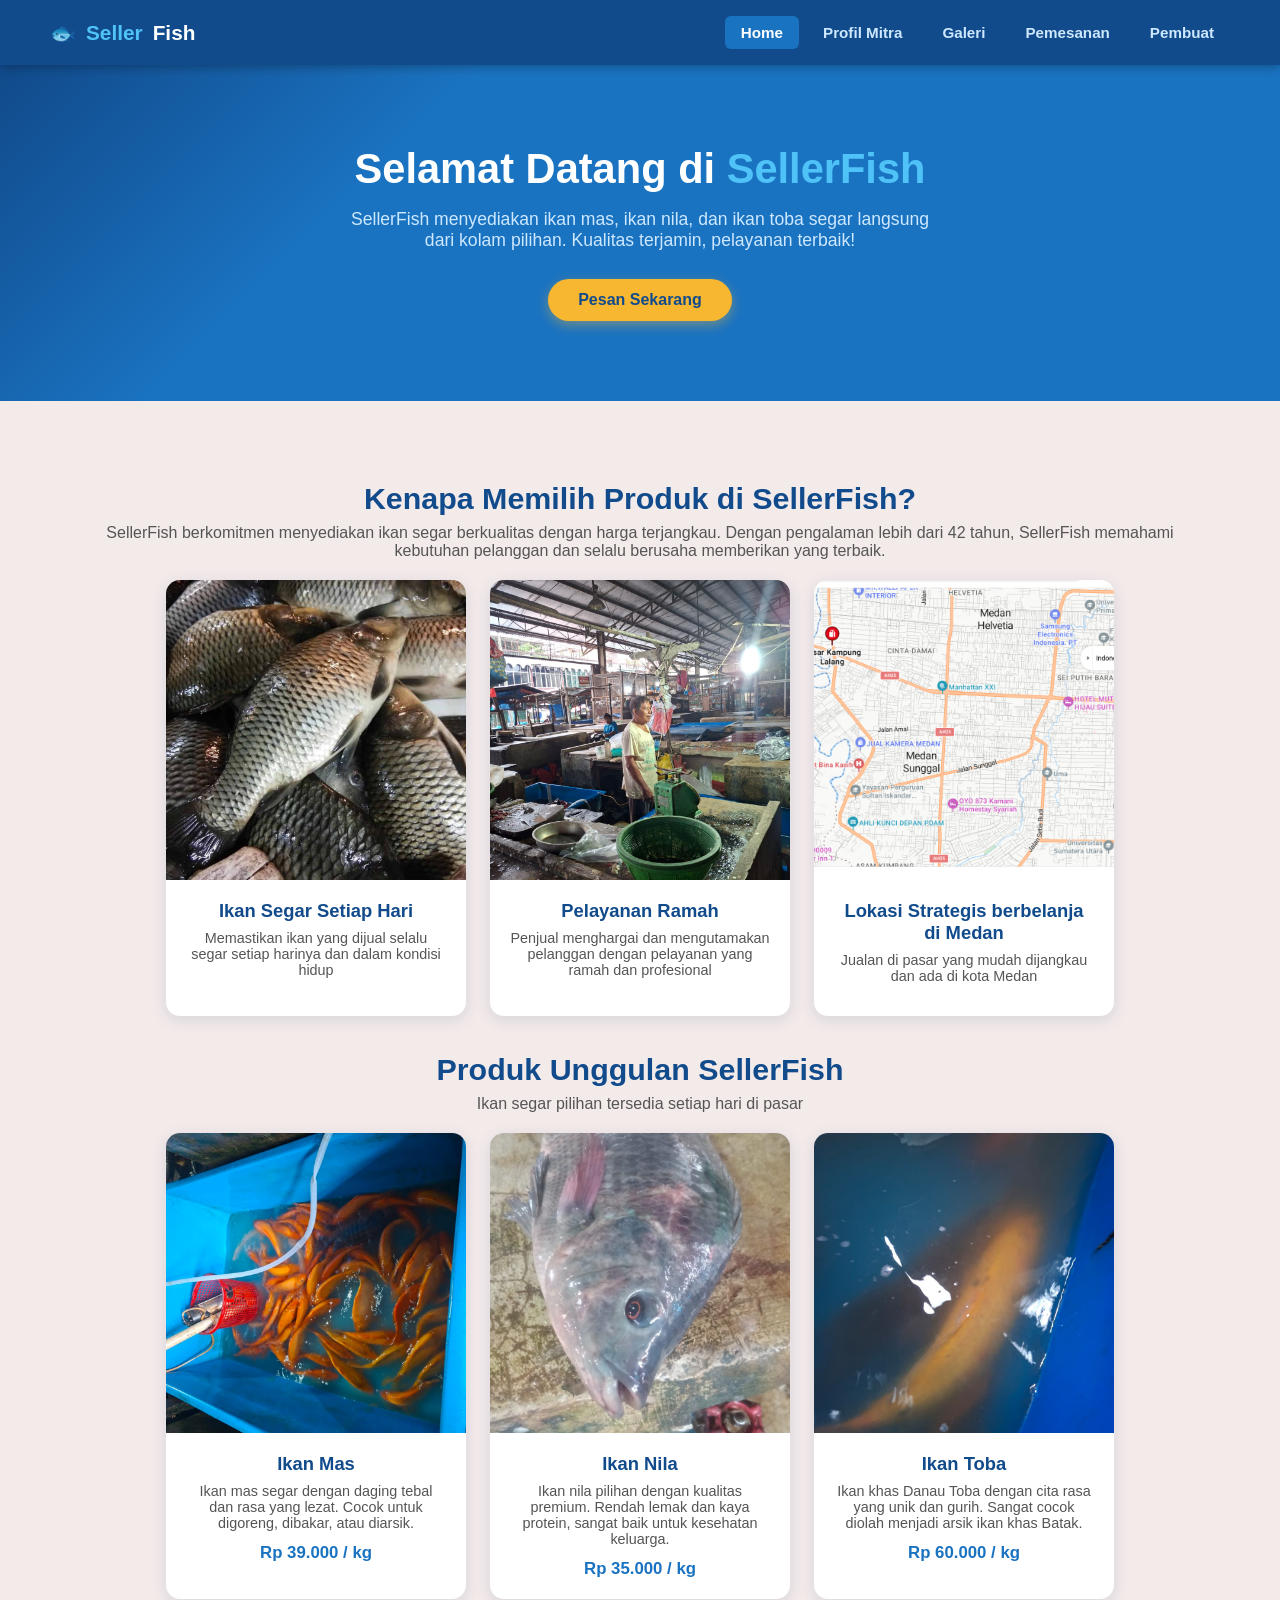
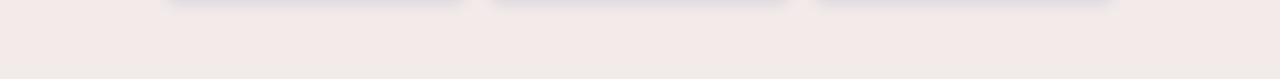
<file: index.html>
<html>
<head>
    <title>Toko Ikan Segar | Home</title>
  <link rel="stylesheet" href="style.css" />
  <link rel="icon" type="image/jpg" href="home.webp">
</head>
<body>

  <!-- ===== NAVBAR ===== -->
  <nav class="navbar">
    <div class="logo">🐟 <span>Seller</span>Fish</div>
    <ul>
      <li><a href="index.html" class="aktif">Home</a></li>
      <li><a href="profil.html">Profil Mitra</a></li>
      <li><a href="galeri.html">Galeri</a></li>
      <li><a href="form.html">Pemesanan</a></li>
      <li><a href="pembuat.html">Pembuat</a></li>
    </ul>
  </nav>

  <!-- ===== HERO ===== -->
  <section class="hero">
    <h1>Selamat Datang di <span>SellerFish</span></h1>
    <p>SellerFish menyediakan ikan mas, ikan nila, dan ikan toba segar langsung dari kolam pilihan. 
      Kualitas terjamin, pelayanan terbaik!</p>
      <a href="form.html" class="tombol"> Pesan Sekarang</a>
  </section>

  <!-- ===== PRODUK ===== -->
  <section class="produk-section">
    <div class="section-judul">
        <h2>Kenapa Memilih Produk di SellerFish?</h2>
        <p>SellerFish berkomitmen menyediakan ikan segar berkualitas 
          dengan harga terjangkau. Dengan pengalaman lebih dari 42 tahun, SellerFish memahami kebutuhan pelanggan dan selalu berusaha memberikan yang terbaik.
        </p>
    </div> 
    
    <div class="kartu-grid">
    <div class="kartu">
        <img
          class="kartu-gambar"
          src="image/Ikan segar hari.jpg"
          alt="Ikan Mas"/>
        <div class="kartu-isi">
          <h3> Ikan Segar Setiap Hari </h3>
          <p> Memastikan ikan yang dijual selalu segar setiap harinya dan dalam kondisi hidup</p>
          
        </div>
    </div>

    <div class="kartu">
        <img
          class="kartu-gambar"
          src="image/pelayanan.jpeg"
          alt="Ikan Mas"/>
        <div class="kartu-isi">
          <h3>Pelayanan Ramah</h3>
          <p> Penjual menghargai dan mengutamakan pelanggan dengan pelayanan yang ramah dan profesional </p>
        </div>
    </div>

    <div class="kartu">
        <a href="https://www.google.com/maps/place/Pasar+Kampung+Lalang/@3.5990823,98.6063122,17z/data=!3m1!4b1!4m6!3m5!1s0x30312f51fd0d911b:0xc2df9e93c3e01cc5!8m2!3d3.5990823!4d98.6088871!16s%2Fg%2F11ql2070m4?entry=ttu&g_ep=EgoyMDI2MDUxNy4wIKXMDSoASAFQAw%3D%3D">
          <img class="kartu-gambar"
          src="image/lokasi.png"
          alt="Ikan Mas"/>
        <div class="kartu-isi">
          <h3>Lokasi Strategis berbelanja di Medan</h3>
          <p> Jualan di pasar yang mudah dijangkau dan ada di kota Medan</p>
        </div>
      </a>
    </div>

    </div>

  <br><br>
    <div class="section-judul">
      <h2>Produk Unggulan SellerFish</h2>
      <p>Ikan segar pilihan tersedia setiap hari di pasar</p>
      
    </div>

    <div class="kartu-grid">

      <!-- Kartu 1: Ikan Mas -->
      <div class="kartu">
        <a href="form.html">
          <img
            class="kartu-gambar"
            src="image/ikanmas.jpeg"
            alt="Ikan Mas"
          />
        </a>
        <div class="kartu-isi">
          <h3> Ikan Mas</h3>
          <p>Ikan mas segar dengan daging tebal dan rasa yang lezat. Cocok untuk digoreng, dibakar, atau diarsik.</p>
          <div class="harga">Rp 39.000 / kg</div>
        </div>

      </div>

      <!-- Kartu 2: Ikan Nila -->
      <div class="kartu">
        <a href="form.html">
          <img
            class="kartu-gambar"
            src="image/nila.jpeg"
            alt="Ikan Nila"
          />
        </a>
        <div class="kartu-isi">
          <h3> Ikan Nila</h3>
          <p>Ikan nila pilihan dengan kualitas premium. Rendah lemak dan kaya protein, sangat baik untuk kesehatan keluarga.</p>
          <div class="harga">Rp 35.000 / kg</div>
        </div>
      </div>

      <!-- Kartu 3: Ikan Toba -->
      <div class="kartu">
        <a href="form.html">
        <img
          class="kartu-gambar"
          src="image/ikantoba.jpeg"
          alt="Ikan Toba"
        />
        </a>
        <div class="kartu-isi">
          <h3> Ikan Toba</h3>
          <p>Ikan khas Danau Toba dengan cita rasa yang unik dan gurih. Sangat cocok diolah menjadi arsik ikan khas Batak.</p>
          <div class="harga">Rp 60.000 / kg</div>
        </div>
      </div>

    </div>
  </section>

  

</body>
</html>
</file>
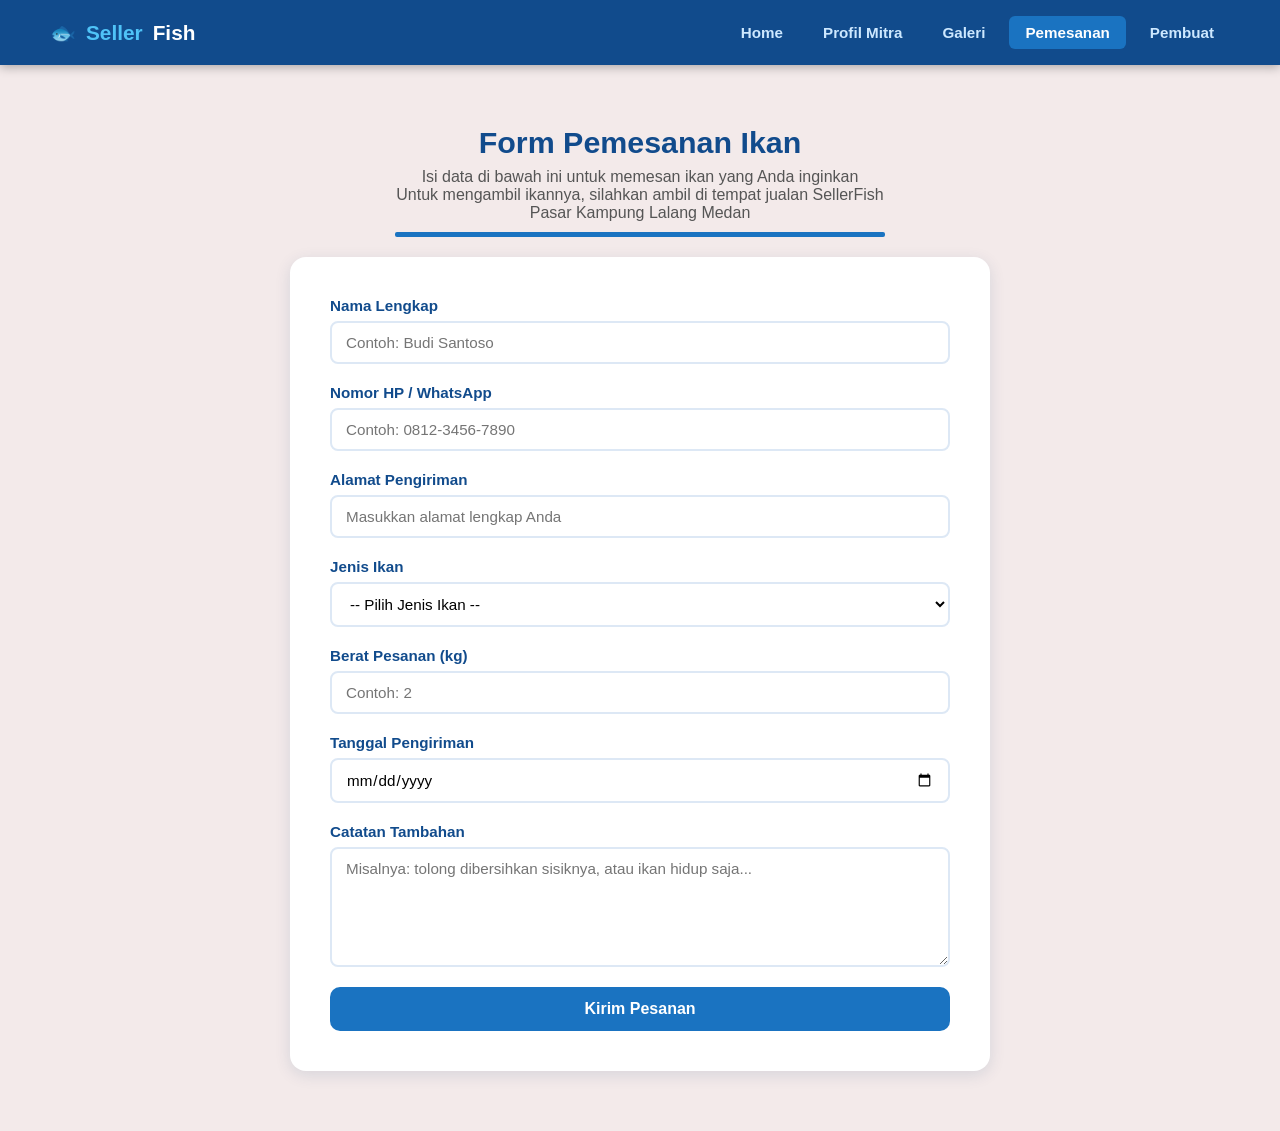
<file: form.html>
<html>
<head>
  <title>Toko Ikan Segar | Form Pemesanan</title>
  <link rel="stylesheet" href="style.css" />
  <link rel="icon" type="image/jpg" href="lembartulis.jpg">
  
</head>
<body>
  <!-- ===== NAVBAR ===== -->
  <nav class="navbar">
    <div class="logo">🐟 <span>Seller</span>Fish</div>
    <ul>
      <li><a href="index.html">Home</a></li>
      <li><a href="profil.html">Profil Mitra</a></li>
      <li><a href="galeri.html">Galeri</a></li>
      <li><a href="form.html" class="aktif">Pemesanan</a></li>
      <li><a href="pembuat.html">Pembuat</a></li>
    </ul>
  </nav>

  <!-- ===== FORM ===== -->
  <section class="form-section">
    <div class="section-judul">
      <h2>Form Pemesanan Ikan</h2>
      <p>Isi data di bawah ini untuk memesan ikan yang Anda inginkan</p>
      <p> Untuk mengambil ikannya, silahkan ambil di tempat jualan SellerFish</p>
      <p> Pasar Kampung Lalang Medan</p>
      <div class="garis-bawah"></div>
    </div>

    <div class="form-kotak">
      <form action="#" method="post">

        <!-- Nama Pembeli -->
        <div class="form-group">
          <label for="nama"> Nama Lengkap </label>
          <input
            type="text"
            id="nama"
            name="nama"
            placeholder="Contoh: Budi Santoso"
            required
          />
        </div>

        <!-- Nomor HP -->
        <div class="form-group">
          <label for="hp"> Nomor HP / WhatsApp</label>
          <input
            type="tel"
            id="hp"
            name="hp"
            placeholder="Contoh: 0812-3456-7890"
            required
          />
        </div>

        <!-- Alamat -->
        <div class="form-group">
          <label for="alamat"> Alamat Pengiriman</label>
          <input
            type="text"
            id="alamat"
            name="alamat"
            placeholder="Masukkan alamat lengkap Anda"
            required
          />
        </div>

        <!-- Jenis Ikan -->
        <div class="form-group">
          <label for="ikan"> Jenis Ikan</label>
          <select id="ikan" name="ikan" required>
            <option value="">-- Pilih Jenis Ikan --</option>
            <option value="ikan_mas">Ikan Mas (Rp 39.000/kg)</option>
            <option value="ikan_nila">Ikan Nila (Rp 35.000/kg)</option>
            <option value="ikan_toba">Ikan Toba (Rp 60.000/kg)</option>
          </select>
        </div>

        <!-- Berat -->
        <div class="form-group">
          <label for="berat"> Berat Pesanan (kg)</label>
          <input
            type="number"
            id="berat"
            name="berat"
            placeholder="Contoh: 2"
            min="1"
            required
          />
        </div>

        <!-- Tanggal Pengiriman -->
        <div class="form-group">
          <label for="tanggal"> Tanggal Pengiriman</label>
          <input
            type="date"
            id="tanggal"
            name="tanggal"
            required
          />
        </div>

        <!-- Catatan -->
        <div class="form-group">
          <label for="catatan"> Catatan Tambahan</label>
          <textarea
            id="catatan"
            name="catatan"
            placeholder="Misalnya: tolong dibersihkan sisiknya, atau ikan hidup saja..."
          ></textarea>
        </div>

        <!-- Tombol Submit -->
        <button type="submit" class="tombol-kirim">
           Kirim Pesanan
        </button>

      </form>
    </div>
  </section>

 
</body>
</html>
</file>
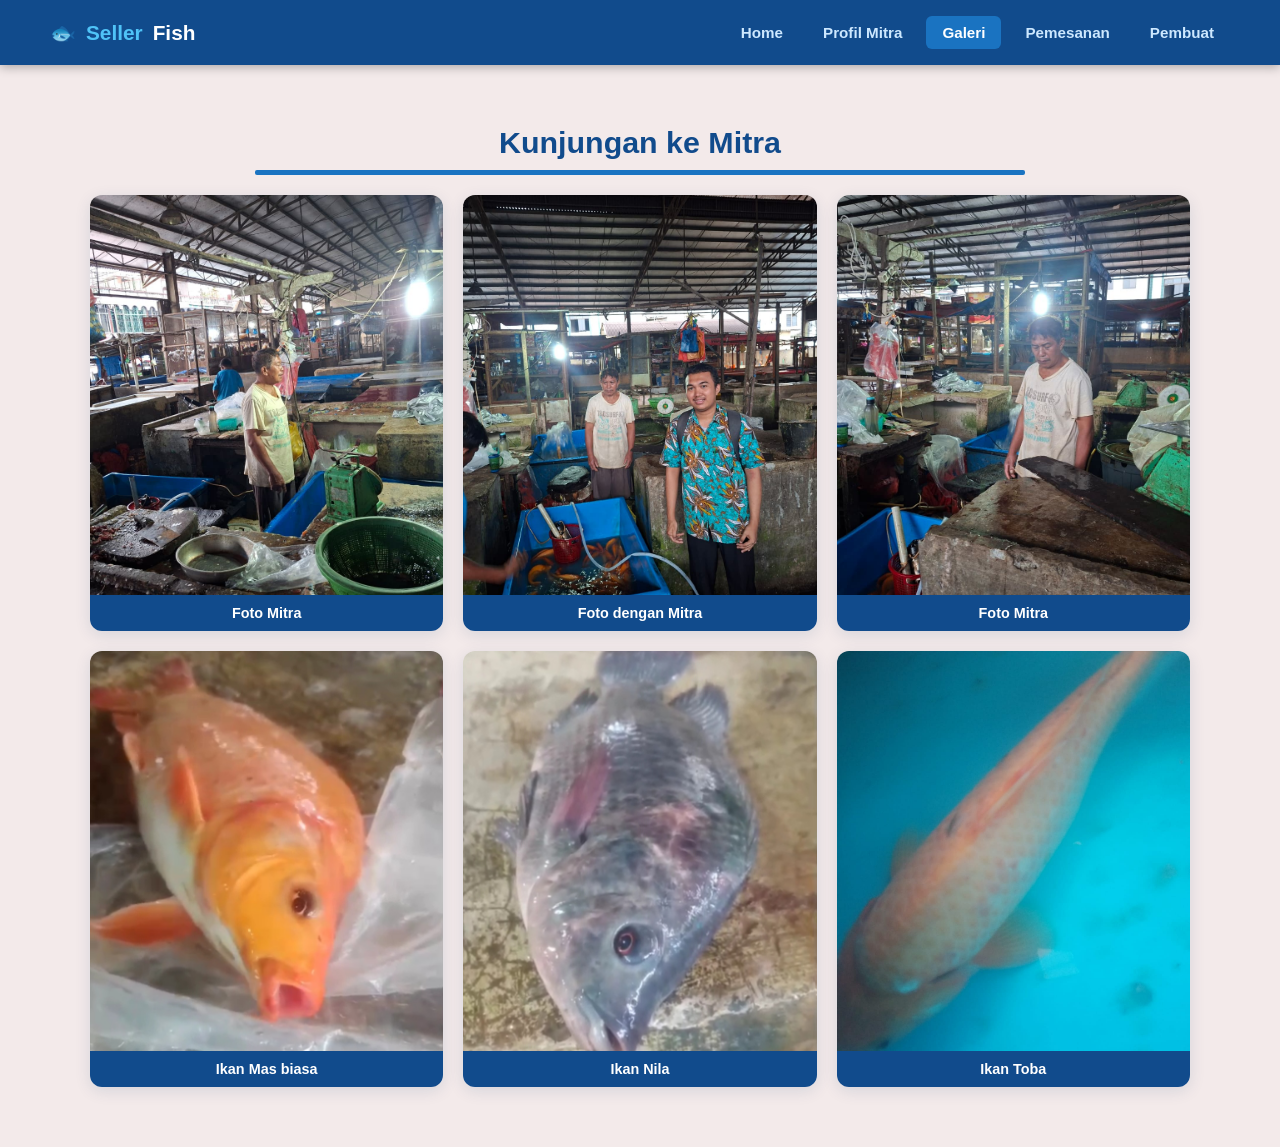
<file: galeri.html>
<html>
<head>
    <title>Toko Ikan Segar | Galeri</title>
  <link rel="stylesheet" href="style.css" />
  <link rel="icon" type="image/jpg" href="gambarkmera.webp">
</head>
<body>

  <!-- ===== NAVBAR ===== -->
  <nav class="navbar">
    <div class="logo">🐟 <span>Seller</span>Fish</div>
    <ul>
      <li><a href="index.html">Home</a></li>
      <li><a href="profil.html">Profil Mitra</a></li>
      <li><a href="galeri.html" class="aktif">Galeri</a></li>
      <li><a href="form.html">Pemesanan</a></li>
      <li><a href="pembuat.html">Pembuat</a></li>
    </ul>
  </nav>

  <!-- ===== GALERI ===== -->
  <section class="galeri-section">
    <div class="section-judul">
      <h2>Kunjungan ke Mitra</h2>
      <div class="garis-bawah"></div>
    </div>

    <div class="galeri-grid">

      <!-- Gambar 1 -->
      <div class="galeri-item">
        <img
          src="image/galeri1.jpeg"
          alt="Foto Mitra"/>
        <div class="galeri-label">Foto Mitra</div>
      </div>

      <!-- Gambar 2 -->
      <div class="galeri-item">
        <img
          src="image/galeri4.jpeg"
          alt="Foto Mitra"/>
        <div class="galeri-label">Foto dengan Mitra</div>
      </div>

      <!-- Gambar 3 -->
      <div class="galeri-item">
        <img
          src="image/galeri3.jpeg"
          alt="Foto Mitra"/>
        <div class="galeri-label">Foto Mitra</div>
      </div>

      <!-- Gambar 4 -->
       <div class="galeri-item">
        <img
          src="image/masgaleri.jpeg"
          alt="Foto Mitra"/>
        <div class="galeri-label"> Ikan Mas biasa</div>
      </div>

      <!-- Gambar 5 -->
       <div class="galeri-item">
        <img
          src="image/nilagaleri.jpeg"
          alt="Foto Mitra"/>
        <div class="galeri-label"> Ikan Nila</div>
      </div>
      
      <!-- Gambar 6 -->
       <div class="galeri-item">
        <img
          src="image/galeritoba.jpeg"
          alt="Foto Mitra"/>
        <div class="galeri-label"> Ikan Toba</div>
      </div>

    </div>
  </section>


</body>
</html>
</file>
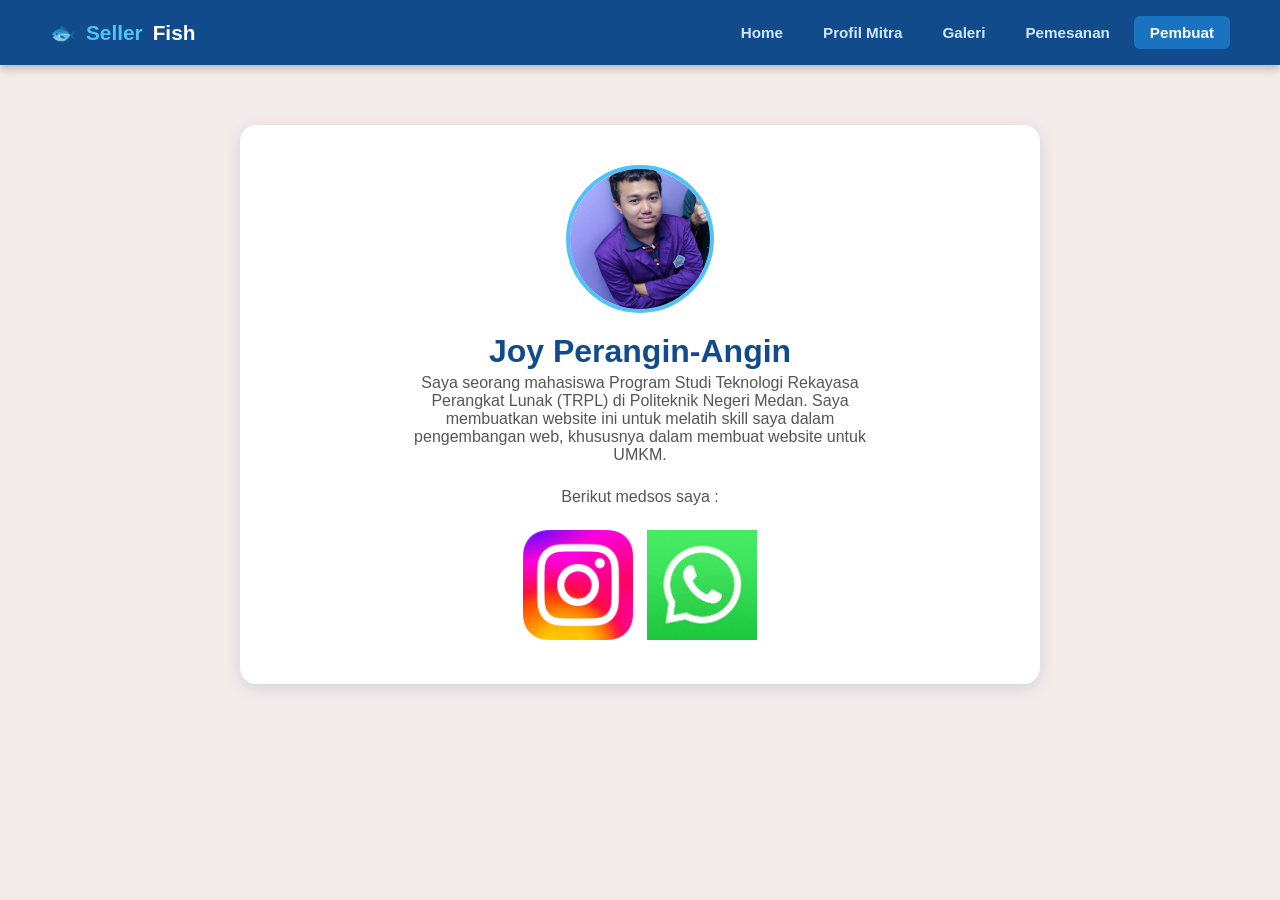
<file: pembuat.html>
<html>
  <head>
    <title>Toko Ikan Segar | Pembuat Website</title>
    <link rel="stylesheet" href="style.css" />
    <link rel="icon" type="image/jpg" href="pensil.jpg">
  </head>
  <body>
    
    <!-- ===== NAVBAR ===== -->
    <nav class="navbar">
      <div class="logo">🐟 <span>Seller</span>Fish</div>
      <ul>
        <li><a href="index.html">Home</a></li>
        <li><a href="profil.html">Profil Mitra</a></li>
        <li><a href="galeri.html">Galeri</a></li>
        <li><a href="form.html">Pemesanan</a></li>
        <li><a href="pembuat.html" class="aktif">Pembuat</a></li>
      </ul>
    </nav>

    <!-- ===== PEMBUAT ===== -->
    <section class="pembuat-section">
      <div class="pembuat-kotak">
        <img
          class="pembuat-foto"
          src="image/biodata.jpg"
          alt="Foto Pembuat" />

        <h2> Joy Perangin-Angin</h2>
        <p>
          Saya seorang mahasiswa Program Studi Teknologi Rekayasa Perangkat Lunak
          (TRPL) di Politeknik Negeri Medan.
          Saya membuatkan website ini untuk melatih skill saya dalam
          pengembangan web, khususnya dalam membuat website untuk UMKM. 
        </p>
        <p>
          Berikut medsos saya :
        </p>

        <tr>
          <td> <a href='//www.instagram.com/joyprgn143/'>
              <img src="image/Instagram_logo_2022.svg.webp" width="110px">
              <a style="white-space: pre;" > </a></a>
            <a href='https://whatssapp.com/081277259849'>
              <img src="image/whatsapp.jpg" width="110px"></a>
          </td>
        </tr>
      </div>

      </section>


    </body>
  </html>
</file>
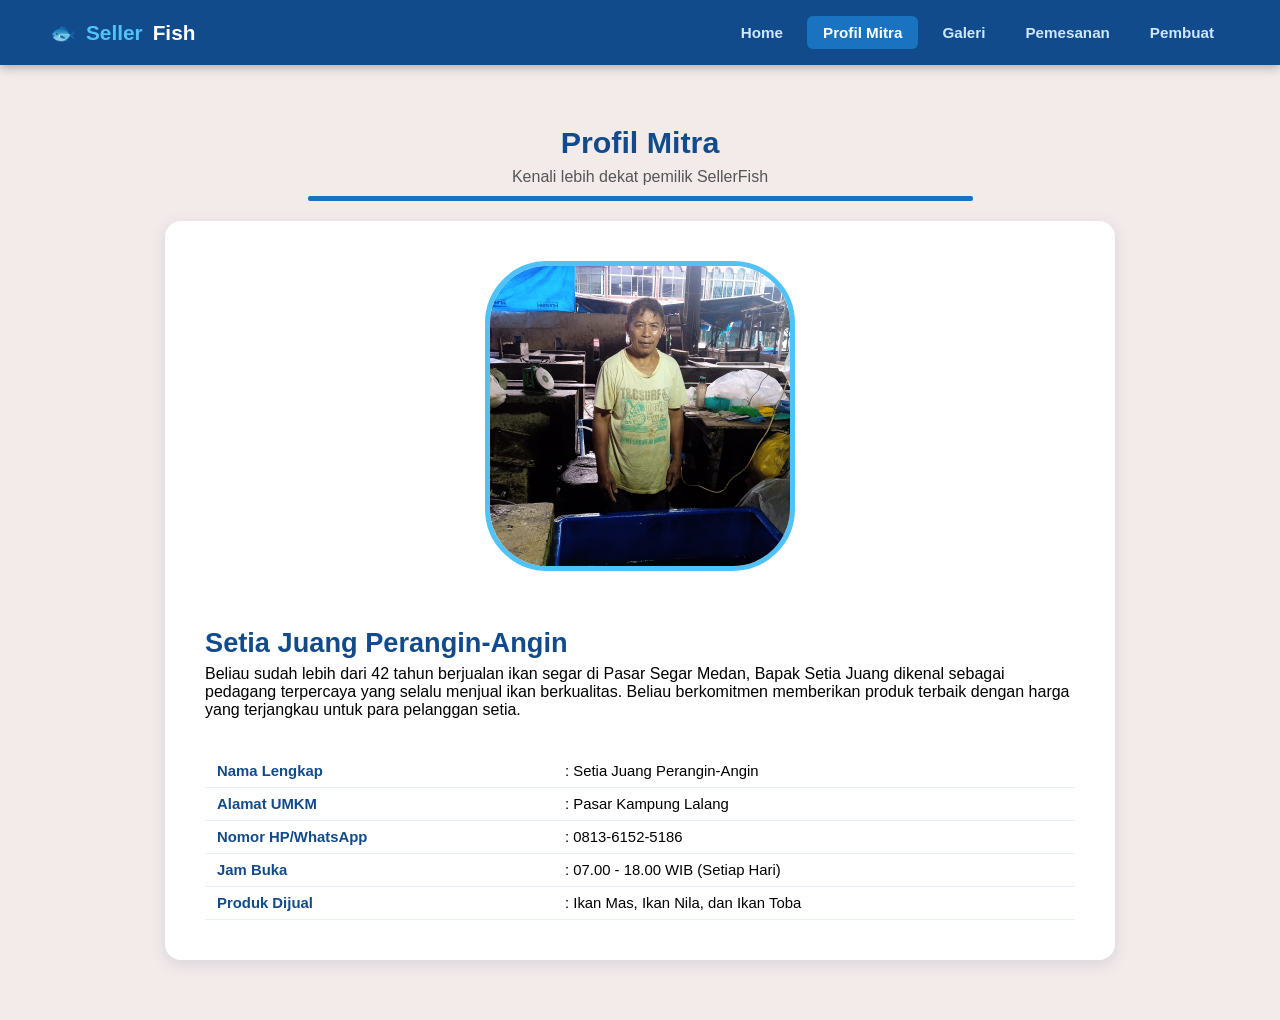
<file: profil.html>
<html>
<head>
  <title>Toko Ikan Segar | Profil Pedagang</title>
  <link rel="stylesheet" href="style.css" />
  <link rel="icon" type="image/jpg" href="icon.jpeg">
</head>
<body>

  <!-- ===== NAVBAR ===== -->
  <nav class="navbar">
    <div class="logo">🐟 <span>Seller</span>Fish</div>
    <ul>
      <li><a href="index.html">Home</a></li>
      <li><a href="profil.html" class="aktif">Profil Mitra</a></li>
      <li><a href="galeri.html">Galeri</a></li>
      <li><a href="form.html">Pemesanan</a></li>
      <li><a href="pembuat.html">Pembuat</a></li>
    </ul>
  </nav>

  <!-- ===== PROFIL ===== -->
  <section class="profil-section">
    <div class="section-judul">
      <h2>Profil Mitra</h2>
      <p>Kenali lebih dekat pemilik SellerFish</p>
      <div class="garis-bawah"></div>
    </div>

    <div class="profil-kotak">
      <img class="profil-foto" src="image/profil.jpeg" alt="Foto"/>

      <div class="profil-info">
        <h2> Setia Juang Perangin-Angin </h2>
        
        <p>
          Beliau sudah lebih dari 42 tahun berjualan ikan segar di Pasar Segar Medan,
          Bapak Setia Juang dikenal sebagai pedagang terpercaya yang selalu
          menjual ikan berkualitas. Beliau berkomitmen memberikan produk terbaik
          dengan harga yang terjangkau untuk para pelanggan setia.
        </p>
        <br><br>
        <table>
          <tr>
            <td>Nama Lengkap</td>
            <td>: Setia Juang Perangin-Angin</td>
          </tr>
          
          <tr>
            <td>Alamat UMKM</td>
            <td>: Pasar Kampung Lalang</td>
          </tr>
          <tr>
            <td>Nomor HP/WhatsApp</td>
            <td class="no_hp"> <a href='https://whatssapp.com/081277259849'>: 0813-6152-5186</a></td>
          </tr>
          <tr>
            <td>Jam Buka</td>
            <td>: 07.00 - 18.00 WIB (Setiap Hari)</td>
          </tr>
          <tr>
            <td>Produk Dijual</td>
            <td>: Ikan Mas, Ikan Nila, dan Ikan Toba</td>
          </tr>
          
        </table>
      </div>
    </div>
  </section>

</body>
</html>
</file>
<file: style.css>
/* === VARIABEL WARNA === */
:root {
  --biru-tua: #114b8c;
  --biru-muda: #1a73c1;
  --biru-cerah: #4fc3f7;
  --putih: #ffffff;
  --abu-teks: #555555;
  --kuning: #f7b731;
  --bayangan: 0 4px 16px rgba(13, 59, 110, 0.12);
}

/* === RESET & BASE === */
* {
  margin: 0;
  padding: 0;
}

body {
  font-family: sans-serif;
  background-color: #f3eaea;
}

h1,
h2,
h3,
h4 {
  font-family: sans-serif;
  color: var(--biru-tua);
}

a {
  text-decoration: none;
}

/* === NAVBAR === */
.navbar {
  background-color: var(--biru-tua);
  padding: 0 50px;
  display: flex;
  align-items: center;
  justify-content: space-between;
  height: 65px;
  position: sticky;
  box-shadow: 0 2px 10px rgba(0, 0, 0, 0.3);
}

.navbar .logo {
  font-family: sans-serif;
  font-size: 1.3rem;
  font-weight: 700;
  color: var(--putih);
  display: flex;
  align-items: center;
  gap: 10px;
}

.navbar .logo span {
  color: var(--biru-cerah);
}

.navbar ul {
  list-style: none;
  display: flex;
  gap: 8px;
}

.navbar ul li a {
  color: #cde8ff;
  font-size: 0.95rem;
  padding: 8px 16px;
  border-radius: 6px;
  transition: background 0.2s, color 0.2s;
  font-weight: 600;
}

.navbar ul li a:hover,
.navbar ul li a.aktif {
  background-color: var(--biru-muda);
  color: var(--putih);
}



/* === HERO SECTION (HOME) === */
.hero {
  background: linear-gradient(135deg, var(--biru-tua) 1%, var(--biru-muda) 30%);
  padding: 80px 40px;
  text-align: center;
}

.hero h1 {
  font-size: 2.6rem;
  color: var(--putih);
  margin-bottom: 16px;
}

.hero h1 span {
  color: var(--biru-cerah);
}

.hero p {
  font-size: 1.1rem;
  color: #cde8ff;
  max-width: 600px;
  margin: 0 auto 28px;
}

.hero .tombol {
  display: inline-block;
  background-color: var(--kuning);
  color: var(--biru-tua);
  padding: 12px 30px;
  border-radius: 30px;
  font-weight: 700;
  font-family: sans-serif;
  font-size: 1rem;
  transition: transform 0.2s, box-shadow 0.2s;
  box-shadow: 0 4px 12px rgba(247, 183, 49, 0.4);
}

.hero .tombol:hover {
  transform: translateY(-3px);
  box-shadow: 0 8px 20px rgba(247, 183, 49, 0.5);
}

/* === SECTION JUDUL === */
.section-judul {
  text-align: center;
  margin-bottom: 20px;
  
}

.section-judul h2 {
  font-size: 1.9rem;
  margin-bottom: 8px;
}

.section-judul p {
  color: var(--abu-teks);
  font-size: 1rem;
}

.garis-bawah {
  width: 70%;
  height: 5px;
  background: var(--biru-muda);
  margin: 10px auto 0;
  border-radius: 2px;
}

/* === KARTU PRODUK (HOME) === */
.produk-section {
  padding: 60px 40px;
  max-width: 1100px;
  margin: 0 auto;
  background: linear-gradient(135deg,  0%, white 40%);
  padding: 80px 40px;
  text-align: center;
}

.kartu-grid {
  display: flex;
  gap: 24px;
  flex-wrap: wrap;
  justify-content: center;
  
}

.kartu {
  background: var(--putih);
  border-radius: 14px;
  box-shadow: var(--bayangan);
  overflow: hidden;
  width: 300px;
  transition: transform 0.2s, box-shadow 0.2s;
}

.kartu:hover {
  transform: translateY(-6px);
  box-shadow: 0 10px 28px rgba(13, 59, 110, 0.18);
}

.kartu .kartu-gambar {
  width: 100%;
  height: 300px;
  object-fit: cover;
}

.kartu .kartu-isi {
  padding: 20px;
}

.kartu .kartu-isi h3 {
  font-size: 1.15rem;
  margin-bottom: 8px;
}

.kartu .kartu-isi p {
  color: var(--abu-teks);
  font-size: 0.9rem;
  margin-bottom: 12px;
}

.kartu .kartu-isi .harga {
  font-size: 1.05rem;
  color: var(--biru-muda);
  font-weight: 700;
  font-family: sans-serif;
}

/* === PROFIL SECTION === */
.profil-section {
  padding: 60px 40px;
  max-width: 950px;
  margin: 0 auto;
  
}

.profil-kotak {
  background: var(--putih);
  border-radius: 16px;
  box-shadow: var(--bayangan);
  padding: 40px;
  display: flex;
  gap: 36px;
  align-items: flex-start;
  flex-wrap: wrap;
}

.profil-foto {
  width: 300px;
  height: 300px;
  border-radius: 20%;
  object-fit: cover;
  border: 5px solid var(--biru-cerah);
  margin: 0 auto 20px;

}

.profil-info h2 {
  font-size: 1.7rem;
  margin-bottom: 6px;
}


.profil-info table {
  border-collapse: collapse;
  width: 100%;
}

.profil-info table td {
  padding: 8px 12px;
  font-size: 0.93rem;
  color: var(--hitam);
  border-bottom: 1px solid #e8f0f8;
}

.profil-info table td:first-child {
  font-weight: 700;
  color: var(--biru-tua);
  width: 40%;
}
.no_hp a{
  color: black;
}

/* === GALERI === */
.galeri-section {
  padding: 60px 40px;
  max-width: 1100px;
  margin: 0 auto;
}

.galeri-grid {
  display: grid;
  grid-template-columns: repeat(3, 1fr);
  gap: 20px;
  
  
}

.galeri-item {
  border-radius: 12px;
  overflow: hidden;
  box-shadow: var(--bayangan);
  
}

.galeri-item img {
  width: 100%;
  height: 400px;
  object-fit: cover;
  transition: transform 0.3s;
}


.galeri-item:hover img {
  transform: scale(1.03);
}

.galeri-label {
  background: var(--biru-tua);
  color: var(--putih);
  text-align: center;
  padding: 10px;
  font-size: 0.9rem;
  font-weight: 700;
  font-family: sans-serif;
}

/* === FORM PEMESANAN === */
.form-section {
  padding: 60px 40px;
  max-width: 700px;
  margin: 0 auto;
}

.form-kotak {
  background: var(--putih);
  border-radius: 16px;
  box-shadow: var(--bayangan);
  padding: 40px;
}

.form-kotak .form-group {
  margin-bottom: 20px;
}

.form-kotak label {
  display: block;
  font-weight: 700;
  margin-bottom: 7px;
  color: var(--biru-tua);
  font-size: 0.95rem;
}

.form-kotak input,
.form-kotak select,
.form-kotak textarea {
  width: 100%;
  padding: 11px 14px;
  border: 2px solid #dde8f5;
  border-radius: 8px;
  font-size: 0.95rem;
  font-family: 'Lato', sans-serif;
  color: var(--hitam);
  transition: border 0.2s;
  background: var(--abu-muda);
}

.form-kotak input:focus,
.form-kotak select:focus,
.form-kotak textarea:focus {
  outline: none;
  border-color: var(--biru-muda);
  background: var(--putih);
}

.form-kotak textarea {
  height: 120px;
  resize: vertical;
}

.form-kotak .tombol-kirim {
  width: 100%;
  padding: 13px;
  background-color: var(--biru-muda);
  color: var(--putih);
  font-size: 1rem;
  font-weight: 700;
  font-family: 'Poppins', sans-serif;
  border: none;
  border-radius: 10px;
  cursor: pointer;
  transition: background 0.2s, transform 0.2s;
}

.form-kotak .tombol-kirim:hover {
  background-color: var(--biru-tua);
  transform: translateY(-2px);
}

/* === HALAMAN PEMBUAT === */
.pembuat-section {
  padding: 60px 40px;
  max-width: 800px;
  margin: 0 auto;
}

.pembuat-kotak {
  background: var(--putih);
  border-radius: 16px;
  box-shadow: var(--bayangan);
  padding: 40px;
  text-align: center;
}

.pembuat-foto {
  width: 140px;
  height: 140px;
  border-radius: 100%;
  object-fit: cover;
  border: 4px solid var(--biru-cerah);
  margin: 0 auto 20px;
}

.pembuat-kotak h2 {
  font-size: 2rem;
  margin-bottom: 4px;
}

.pembuat-kotak p {
  color: var(--abu-teks);
  max-width: 480px;
  margin: 0 auto 24px;
}

.pembuat-kotak p {
  color: var(--abu-teks);
  max-width: 480px;
  margin: 0 auto 24px;
}
</file>
